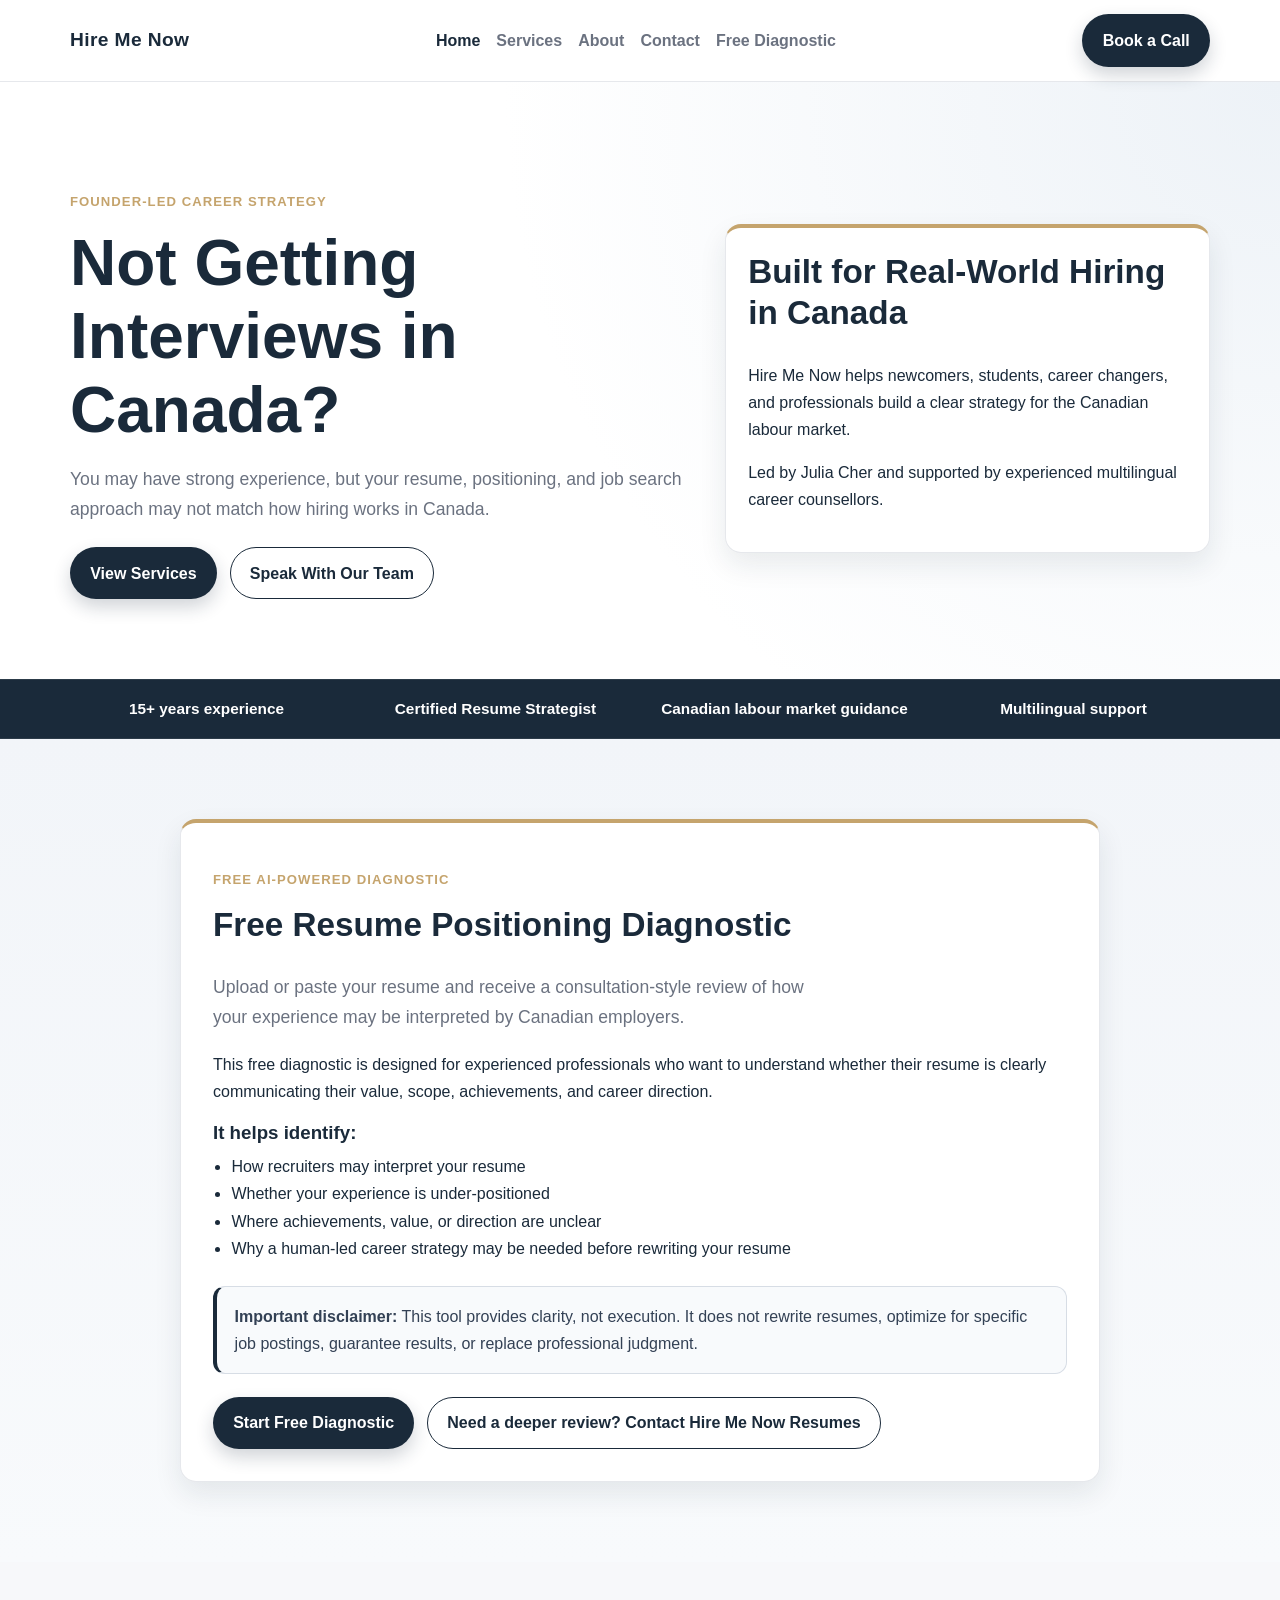
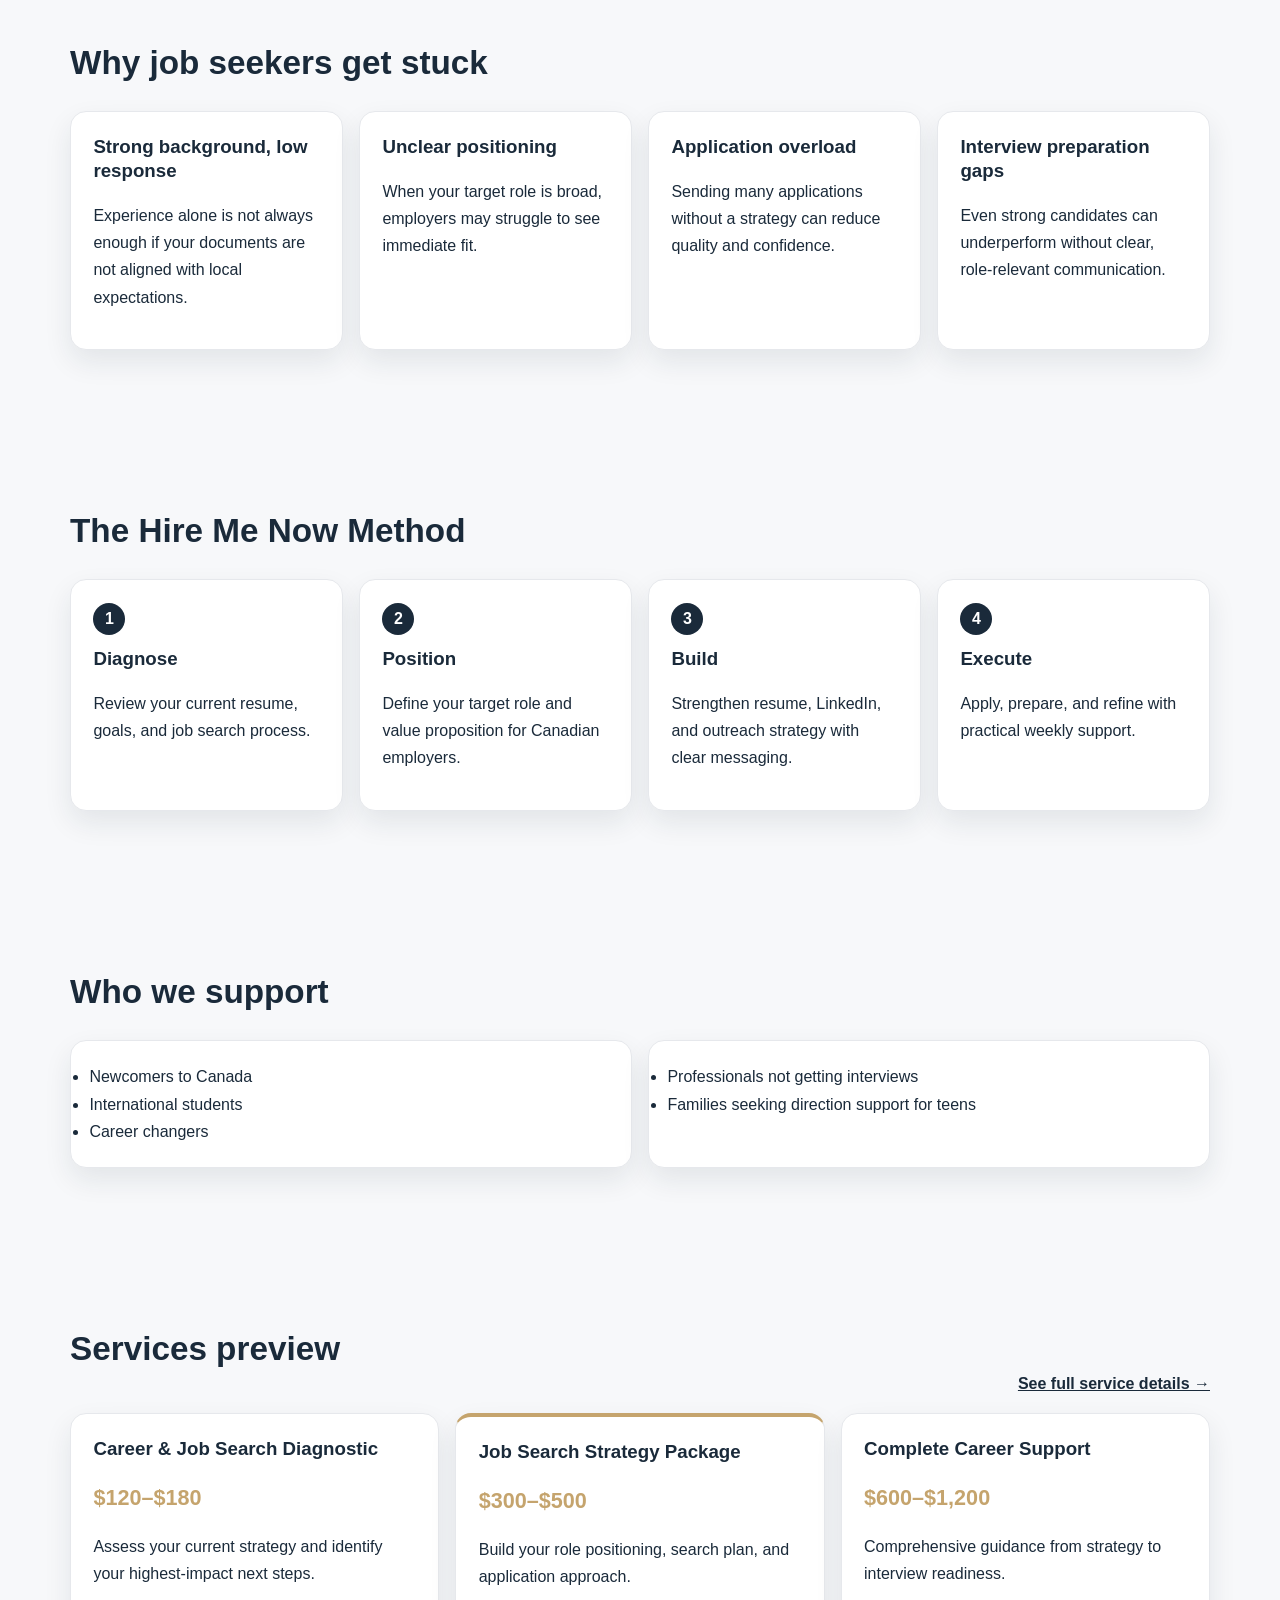
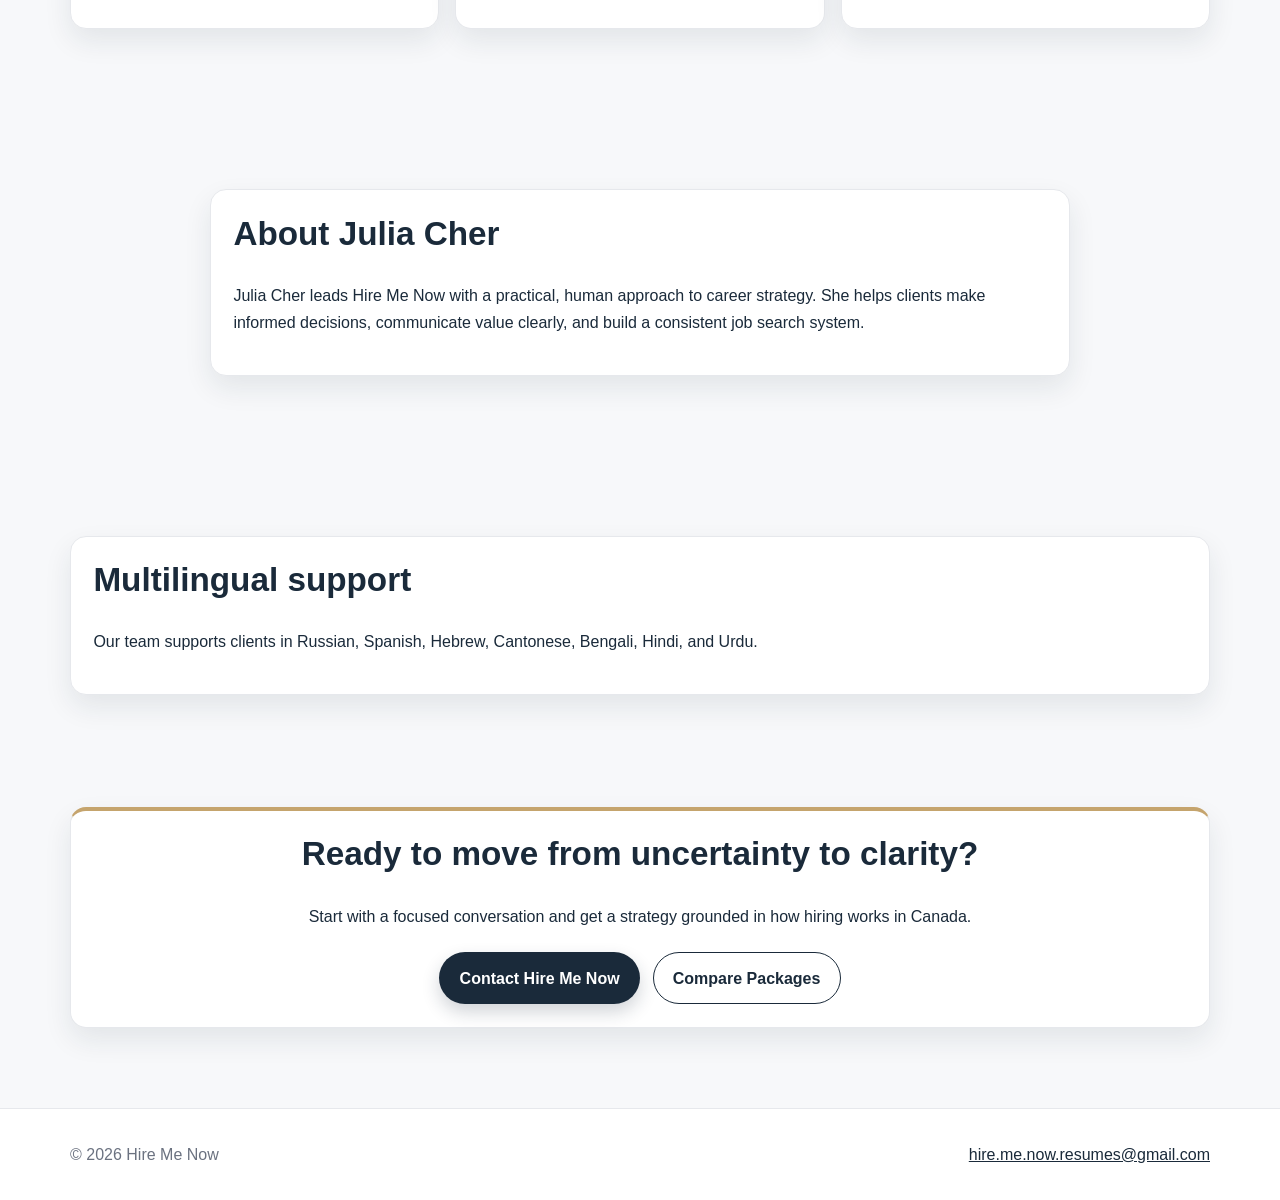
<file: index.html>
<!doctype html>
<html lang="en">
<head>
  <meta charset="utf-8" />
  <meta name="viewport" content="width=device-width, initial-scale=1" />
  <meta name="theme-color" content="#1A2A3A" />
  <meta name="description" content="Hire Me Now provides founder-led career strategy and job search support for the Canadian labour market." />
  <title>Hire Me Now | Career Strategy for Canada</title>
  <link rel="stylesheet" href="style.css" />
</head>
<body>
  <header class="site-header">
    <div class="container nav-wrap">
      <a class="brand" href="index.html">Hire Me Now</a>
      <nav aria-label="Primary navigation" class="site-nav">
        <a href="index.html" aria-current="page">Home</a>
        <a href="services.html">Services</a>
        <a href="about.html">About</a>
        <a href="contact.html">Contact</a>
        <a href="#free-diagnostic">Free Diagnostic</a>
      </nav>
      <a class="btn btn-primary nav-cta" href="contact.html">Book a Call</a>
    </div>
  </header>

  <main>
    <section class="hero section">
      <div class="container hero-grid">
        <div class="hero-content">
          <p class="eyebrow">Founder-Led Career Strategy</p>
          <h1>Not Getting Interviews in Canada?</h1>
          <p class="lead">You may have strong experience, but your resume, positioning, and job search approach may not match how hiring works in Canada.</p>
          <div class="actions">
            <a class="btn btn-primary" href="services.html">View Services</a>
            <a class="btn btn-outline" href="contact.html">Speak With Our Team</a>
          </div>
        </div>
        <aside class="hero-panel card">
          <h2>Built for Real-World Hiring in Canada</h2>
          <p>Hire Me Now helps newcomers, students, career changers, and professionals build a clear strategy for the Canadian labour market.</p>
          <p>Led by Julia Cher and supported by experienced multilingual career counsellors.</p>
        </aside>
      </div>
    </section>

    <section class="trust-bar">
      <div class="container trust-grid">
        <p><strong>15+ years experience</strong></p>
        <p><strong>Certified Resume Strategist</strong></p>
        <p><strong>Canadian labour market guidance</strong></p>
        <p><strong>Multilingual support</strong></p>
      </div>
    </section>


    <section id="free-diagnostic" class="section diagnostic-section">
      <div class="container">
        <article class="card diagnostic-card">
          <p class="eyebrow">Free AI-Powered Diagnostic</p>
          <h2>Free Resume Positioning Diagnostic</h2>
          <p class="lead">Upload or paste your resume and receive a consultation-style review of how your experience may be interpreted by Canadian employers.</p>
          <p>This free diagnostic is designed for experienced professionals who want to understand whether their resume is clearly communicating their value, scope, achievements, and career direction.</p>

          <h3>It helps identify:</h3>
          <ul class="list diagnostic-list">
            <li>How recruiters may interpret your resume</li>
            <li>Whether your experience is under-positioned</li>
            <li>Where achievements, value, or direction are unclear</li>
            <li>Why a human-led career strategy may be needed before rewriting your resume</li>
          </ul>

          <aside class="diagnostic-disclaimer" aria-label="Important disclaimer">
            <strong>Important disclaimer:</strong> This tool provides clarity, not execution. It does not rewrite resumes, optimize for specific job postings, guarantee results, or replace professional judgment.
          </aside>

          <div class="actions">
            <a class="btn btn-primary" href="https://chatgpt.com/g/g-69837c187f908191bc90bdf0c90849b5-career-positioning-diagnostic-by-hire-me-now" target="_blank" rel="noopener noreferrer">Start Free Diagnostic</a>
            <a class="btn btn-outline" href="https://www.facebook.com/hire.me.now.resumes/" target="_blank" rel="noopener noreferrer">Need a deeper review? Contact Hire Me Now Resumes</a>
          </div>
        </article>
      </div>
    </section>

    <section class="section bg-light">
      <div class="container">
        <h2>Why job seekers get stuck</h2>
        <div class="grid four">
          <article class="card">
            <h3>Strong background, low response</h3>
            <p>Experience alone is not always enough if your documents are not aligned with local expectations.</p>
          </article>
          <article class="card">
            <h3>Unclear positioning</h3>
            <p>When your target role is broad, employers may struggle to see immediate fit.</p>
          </article>
          <article class="card">
            <h3>Application overload</h3>
            <p>Sending many applications without a strategy can reduce quality and confidence.</p>
          </article>
          <article class="card">
            <h3>Interview preparation gaps</h3>
            <p>Even strong candidates can underperform without clear, role-relevant communication.</p>
          </article>
        </div>
      </div>
    </section>

    <section class="section">
      <div class="container">
        <h2>The Hire Me Now Method</h2>
        <div class="grid four">
          <article class="step card"><span>1</span><h3>Diagnose</h3><p>Review your current resume, goals, and job search process.</p></article>
          <article class="step card"><span>2</span><h3>Position</h3><p>Define your target role and value proposition for Canadian employers.</p></article>
          <article class="step card"><span>3</span><h3>Build</h3><p>Strengthen resume, LinkedIn, and outreach strategy with clear messaging.</p></article>
          <article class="step card"><span>4</span><h3>Execute</h3><p>Apply, prepare, and refine with practical weekly support.</p></article>
        </div>
      </div>
    </section>

    <section class="section bg-light">
      <div class="container">
        <h2>Who we support</h2>
        <div class="grid two">
          <ul class="card list">
            <li>Newcomers to Canada</li>
            <li>International students</li>
            <li>Career changers</li>
          </ul>
          <ul class="card list">
            <li>Professionals not getting interviews</li>
            <li>Families seeking direction support for teens</li>
          </ul>
        </div>
      </div>
    </section>

    <section class="section">
      <div class="container">
        <div class="section-head">
          <h2>Services preview</h2>
          <a class="text-link" href="services.html">See full service details →</a>
        </div>
        <div class="grid three">
          <article class="card price-card">
            <h3>Career &amp; Job Search Diagnostic</h3>
            <p class="price">$120–$180</p>
            <p>Assess your current strategy and identify your highest-impact next steps.</p>
          </article>
          <article class="card price-card featured">
            <h3>Job Search Strategy Package</h3>
            <p class="price">$300–$500</p>
            <p>Build your role positioning, search plan, and application approach.</p>
          </article>
          <article class="card price-card">
            <h3>Complete Career Support</h3>
            <p class="price">$600–$1,200</p>
            <p>Comprehensive guidance from strategy to interview readiness.</p>
          </article>
        </div>
      </div>
    </section>

    <section class="section bg-light">
      <div class="container card feature-block">
        <h2>About Julia Cher</h2>
        <p>Julia Cher leads Hire Me Now with a practical, human approach to career strategy. She helps clients make informed decisions, communicate value clearly, and build a consistent job search system.</p>
      </div>
    </section>

    <section class="section">
      <div class="container card">
        <h2>Multilingual support</h2>
        <p>Our team supports clients in Russian, Spanish, Hebrew, Cantonese, Bengali, Hindi, and Urdu.</p>
      </div>
    </section>

    <section class="section final-cta">
      <div class="container card cta-card">
        <h2>Ready to move from uncertainty to clarity?</h2>
        <p>Start with a focused conversation and get a strategy grounded in how hiring works in Canada.</p>
        <div class="actions center">
          <a class="btn btn-primary" href="contact.html">Contact Hire Me Now</a>
          <a class="btn btn-outline" href="services.html">Compare Packages</a>
        </div>
      </div>
    </section>
  </main>

  <footer class="site-footer">
    <div class="container footer-wrap">
      <p>© 2026 Hire Me Now</p>
      <p><a href="mailto:hire.me.now.resumes@gmail.com">hire.me.now.resumes@gmail.com</a></p>
    </div>
  </footer>
</body>
</html>
</file>
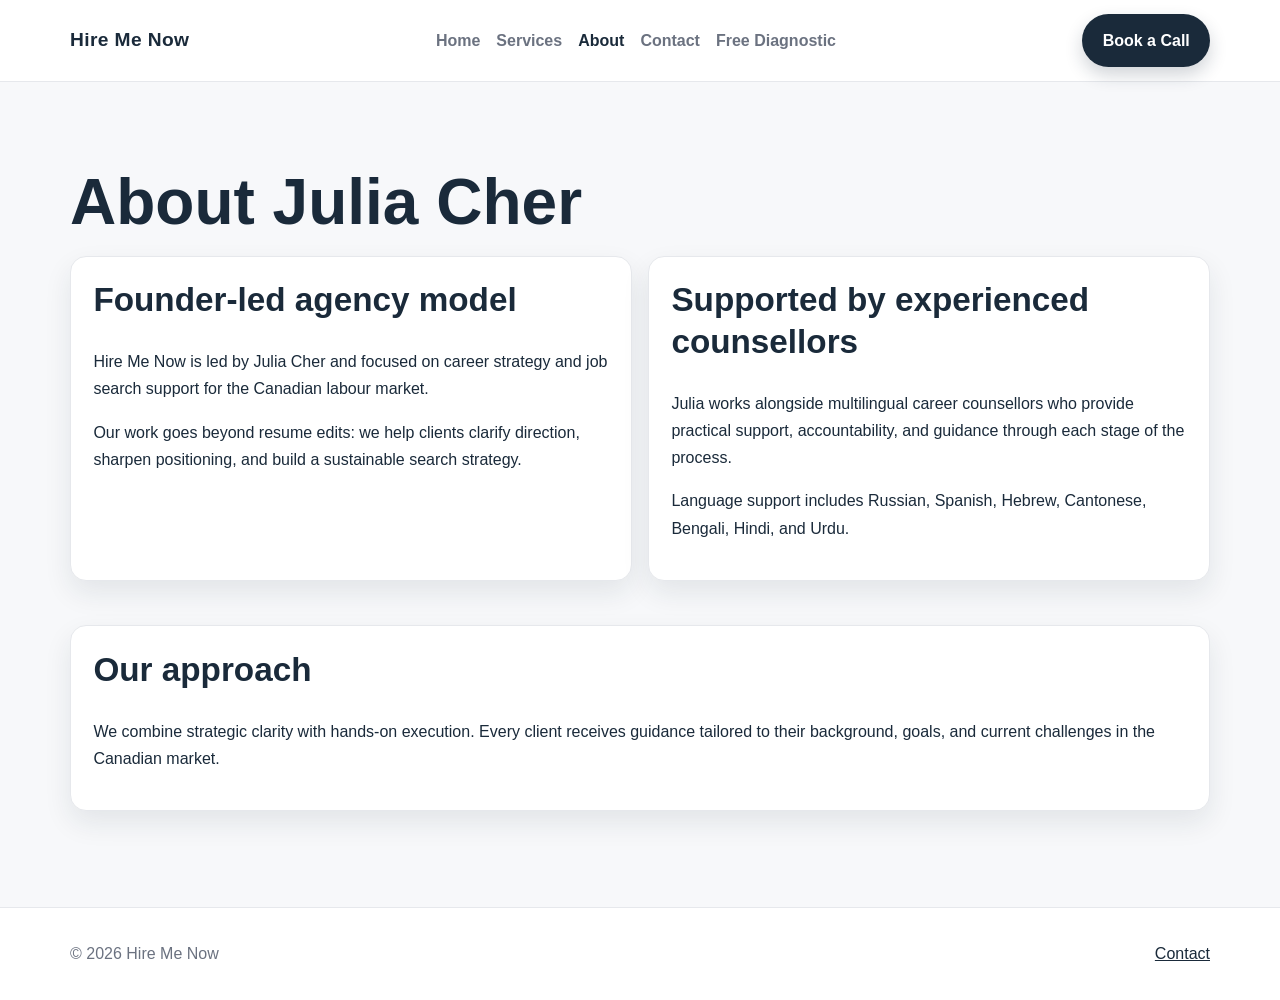
<file: about.html>
<!doctype html>
<html lang="en">
<head>
  <meta charset="utf-8" />
  <meta name="viewport" content="width=device-width, initial-scale=1" />
  <meta name="theme-color" content="#1A2A3A" />
  <meta name="description" content="About Julia Cher and the founder-led agency model at Hire Me Now." />
  <title>About | Hire Me Now</title>
  <link rel="stylesheet" href="style.css" />
</head>
<body>
  <header class="site-header">
    <div class="container nav-wrap">
      <a class="brand" href="index.html">Hire Me Now</a>
      <nav aria-label="Primary navigation" class="site-nav">
        <a href="index.html">Home</a>
        <a href="services.html">Services</a>
        <a href="about.html" aria-current="page">About</a>
        <a href="contact.html">Contact</a>
        <a href="index.html#free-diagnostic">Free Diagnostic</a>
      </nav>
      <a class="btn btn-primary nav-cta" href="contact.html">Book a Call</a>
    </div>
  </header>

  <main class="section">
    <div class="container">
      <h1>About Julia Cher</h1>
      <div class="grid two">
        <article class="card">
          <h2>Founder-led agency model</h2>
          <p>Hire Me Now is led by Julia Cher and focused on career strategy and job search support for the Canadian labour market.</p>
          <p>Our work goes beyond resume edits: we help clients clarify direction, sharpen positioning, and build a sustainable search strategy.</p>
        </article>

        <article class="card">
          <h2>Supported by experienced counsellors</h2>
          <p>Julia works alongside multilingual career counsellors who provide practical support, accountability, and guidance through each stage of the process.</p>
          <p>Language support includes Russian, Spanish, Hebrew, Cantonese, Bengali, Hindi, and Urdu.</p>
        </article>
      </div>

      <section class="section-tight">
        <div class="card">
          <h2>Our approach</h2>
          <p>We combine strategic clarity with hands-on execution. Every client receives guidance tailored to their background, goals, and current challenges in the Canadian market.</p>
        </div>
      </section>
    </div>
  </main>

  <footer class="site-footer">
    <div class="container footer-wrap">
      <p>© 2026 Hire Me Now</p>
      <p><a href="contact.html">Contact</a></p>
    </div>
  </footer>
</body>
</html>
</file>
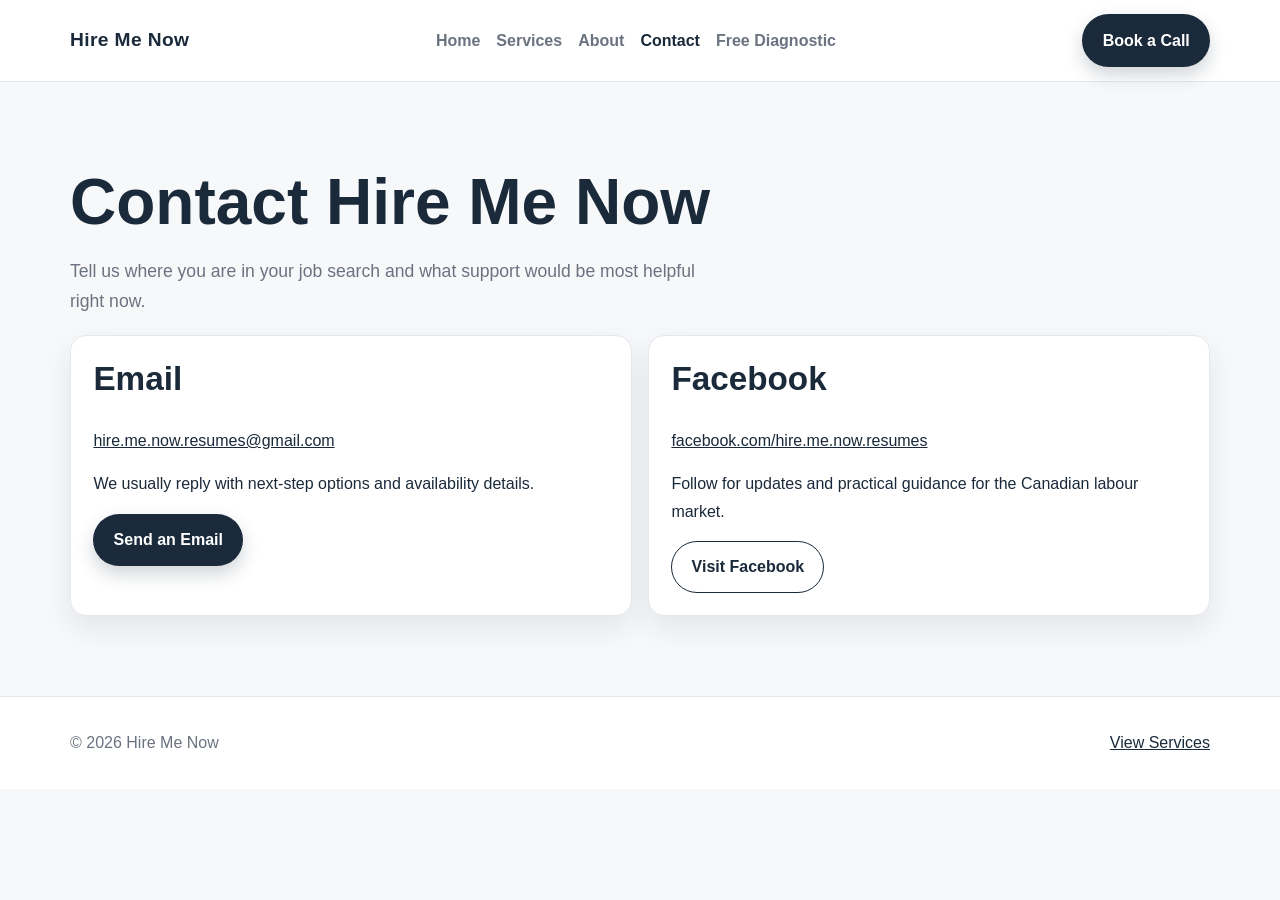
<file: contact.html>
<!doctype html>
<html lang="en">
<head>
  <meta charset="utf-8" />
  <meta name="viewport" content="width=device-width, initial-scale=1" />
  <meta name="theme-color" content="#1A2A3A" />
  <meta name="description" content="Contact Hire Me Now for career strategy and job search support in Canada." />
  <title>Contact | Hire Me Now</title>
  <link rel="stylesheet" href="style.css" />
</head>
<body>
  <header class="site-header">
    <div class="container nav-wrap">
      <a class="brand" href="index.html">Hire Me Now</a>
      <nav aria-label="Primary navigation" class="site-nav">
        <a href="index.html">Home</a>
        <a href="services.html">Services</a>
        <a href="about.html">About</a>
        <a href="contact.html" aria-current="page">Contact</a>
        <a href="index.html#free-diagnostic">Free Diagnostic</a>
      </nav>
      <a class="btn btn-primary nav-cta" href="contact.html">Book a Call</a>
    </div>
  </header>

  <main class="section">
    <div class="container">
      <h1>Contact Hire Me Now</h1>
      <p class="lead">Tell us where you are in your job search and what support would be most helpful right now.</p>

      <div class="grid two">
        <article class="card">
          <h2>Email</h2>
          <p><a href="mailto:hire.me.now.resumes@gmail.com">hire.me.now.resumes@gmail.com</a></p>
          <p>We usually reply with next-step options and availability details.</p>
          <a class="btn btn-primary" href="mailto:hire.me.now.resumes@gmail.com">Send an Email</a>
        </article>

        <article class="card">
          <h2>Facebook</h2>
          <p><a href="https://www.facebook.com/hire.me.now.resumes/" target="_blank" rel="noopener noreferrer">facebook.com/hire.me.now.resumes</a></p>
          <p>Follow for updates and practical guidance for the Canadian labour market.</p>
          <a class="btn btn-outline" href="https://www.facebook.com/hire.me.now.resumes/" target="_blank" rel="noopener noreferrer">Visit Facebook</a>
        </article>
      </div>
    </div>
  </main>

  <footer class="site-footer">
    <div class="container footer-wrap">
      <p>© 2026 Hire Me Now</p>
      <p><a href="services.html">View Services</a></p>
    </div>
  </footer>
</body>
</html>
</file>
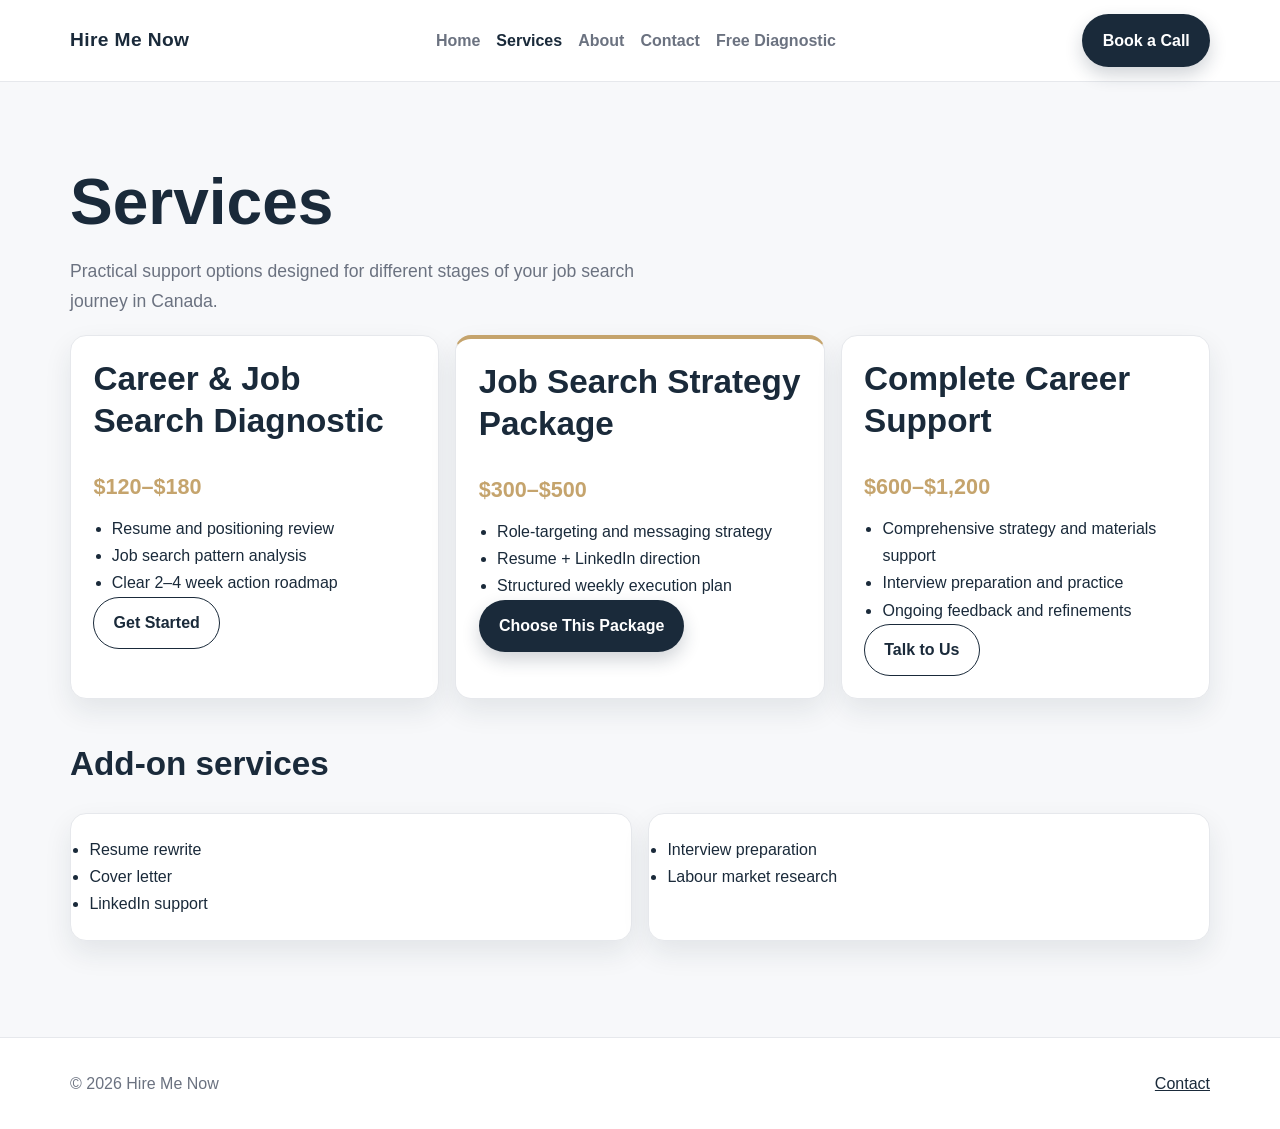
<file: services.html>
<!doctype html>
<html lang="en">
<head>
  <meta charset="utf-8" />
  <meta name="viewport" content="width=device-width, initial-scale=1" />
  <meta name="theme-color" content="#1A2A3A" />
  <meta name="description" content="Service packages from Hire Me Now for career strategy and job search support in Canada." />
  <title>Services | Hire Me Now</title>
  <link rel="stylesheet" href="style.css" />
</head>
<body>
  <header class="site-header">
    <div class="container nav-wrap">
      <a class="brand" href="index.html">Hire Me Now</a>
      <nav aria-label="Primary navigation" class="site-nav">
        <a href="index.html">Home</a>
        <a href="services.html" aria-current="page">Services</a>
        <a href="about.html">About</a>
        <a href="contact.html">Contact</a>
        <a href="index.html#free-diagnostic">Free Diagnostic</a>
      </nav>
      <a class="btn btn-primary nav-cta" href="contact.html">Book a Call</a>
    </div>
  </header>

  <main class="section">
    <div class="container">
      <h1>Services</h1>
      <p class="lead">Practical support options designed for different stages of your job search journey in Canada.</p>

      <div class="grid three">
        <article class="card price-card">
          <h2>Career &amp; Job Search Diagnostic</h2>
          <p class="price">$120–$180</p>
          <ul class="list">
            <li>Resume and positioning review</li>
            <li>Job search pattern analysis</li>
            <li>Clear 2–4 week action roadmap</li>
          </ul>
          <a class="btn btn-outline" href="contact.html">Get Started</a>
        </article>

        <article class="card price-card featured">
          <h2>Job Search Strategy Package</h2>
          <p class="price">$300–$500</p>
          <ul class="list">
            <li>Role-targeting and messaging strategy</li>
            <li>Resume + LinkedIn direction</li>
            <li>Structured weekly execution plan</li>
          </ul>
          <a class="btn btn-primary" href="contact.html">Choose This Package</a>
        </article>

        <article class="card price-card">
          <h2>Complete Career Support</h2>
          <p class="price">$600–$1,200</p>
          <ul class="list">
            <li>Comprehensive strategy and materials support</li>
            <li>Interview preparation and practice</li>
            <li>Ongoing feedback and refinements</li>
          </ul>
          <a class="btn btn-outline" href="contact.html">Talk to Us</a>
        </article>
      </div>

      <section class="section-tight">
        <h2>Add-on services</h2>
        <div class="grid two">
          <ul class="card list">
            <li>Resume rewrite</li>
            <li>Cover letter</li>
            <li>LinkedIn support</li>
          </ul>
          <ul class="card list">
            <li>Interview preparation</li>
            <li>Labour market research</li>
          </ul>
        </div>
      </section>
    </div>
  </main>

  <footer class="site-footer">
    <div class="container footer-wrap">
      <p>© 2026 Hire Me Now</p>
      <p><a href="contact.html">Contact</a></p>
    </div>
  </footer>
</body>
</html>
</file>
<file: style.css>
:root {
  --navy: #1A2A3A;
  --gold: #C5A46D;
  --gray: #6B7280;
  --white: #FFFFFF;
  --bg: #F7F8FA;
  --border: #E6E8EC;
  --shadow: 0 12px 28px rgba(26, 42, 58, 0.09);
  --radius: 16px;
}

* { box-sizing: border-box; }

html, body {
  margin: 0;
  padding: 0;
}

body {
  font-family: Inter, "Segoe UI", Roboto, Arial, sans-serif;
  color: var(--navy);
  background: var(--bg);
  line-height: 1.7;
}

.container {
  width: min(1140px, 92%);
  margin: 0 auto;
}

.section {
  padding: 5rem 0;
}

.section-tight {
  padding: 2.75rem 0 1rem;
}

.bg-light {
  background: var(--bg);
}

.site-header {
  position: sticky;
  top: 0;
  z-index: 100;
  background: rgba(255, 255, 255, 0.95);
  border-bottom: 1px solid var(--border);
  backdrop-filter: blur(4px);
}

.nav-wrap {
  display: flex;
  align-items: center;
  gap: 1rem;
  justify-content: space-between;
  padding: 0.9rem 0;
}

.brand {
  text-decoration: none;
  color: var(--navy);
  font-weight: 800;
  font-size: 1.2rem;
  letter-spacing: 0.02em;
}

.site-nav {
  display: flex;
  flex-wrap: wrap;
  gap: 1rem;
}

.site-nav a {
  text-decoration: none;
  color: var(--gray);
  font-weight: 600;
}

.site-nav a[aria-current="page"],
.site-nav a:hover {
  color: var(--navy);
}

.hero {
  background: radial-gradient(circle at top right, #edf2f7, #ffffff 55%);
  padding-top: 6rem;
}

.hero-grid {
  display: grid;
  gap: 1.5rem;
  grid-template-columns: 1.3fr 1fr;
  align-items: center;
}

.eyebrow {
  color: var(--gold);
  font-weight: 700;
  font-size: 0.82rem;
  letter-spacing: 0.08em;
  text-transform: uppercase;
}

h1 {
  margin: 0.25rem 0 1rem;
  line-height: 1.15;
  font-size: clamp(2.2rem, 5vw, 4rem);
}

h2 {
  font-size: clamp(1.45rem, 2.6vw, 2.2rem);
  line-height: 1.25;
  margin-top: 0;
}

h3 {
  margin-top: 0;
  line-height: 1.3;
}

.lead {
  color: var(--gray);
  font-size: 1.1rem;
  max-width: 64ch;
}

.actions {
  display: flex;
  gap: 0.8rem;
  flex-wrap: wrap;
  margin-top: 1.4rem;
}

.actions.center {
  justify-content: center;
}

.btn {
  display: inline-block;
  text-decoration: none;
  border-radius: 999px;
  padding: 0.72rem 1.2rem;
  font-weight: 700;
  border: 1px solid transparent;
  transition: transform 0.2s ease, box-shadow 0.2s ease;
}

.btn:hover {
  transform: translateY(-1px);
}

.btn-primary {
  background: var(--navy);
  color: var(--white);
  box-shadow: 0 8px 18px rgba(26, 42, 58, 0.2);
}

.btn-outline {
  background: var(--white);
  color: var(--navy);
  border-color: var(--navy);
}

.nav-cta {
  white-space: nowrap;
}

.trust-bar {
  background: var(--navy);
  color: var(--white);
  border-top: 1px solid rgba(255, 255, 255, 0.08);
  border-bottom: 1px solid rgba(255, 255, 255, 0.08);
}

.trust-grid {
  display: grid;
  grid-template-columns: repeat(4, minmax(0, 1fr));
  gap: 1rem;
  padding: 1rem 0;
}

.trust-grid p {
  margin: 0;
  text-align: center;
  font-size: 0.96rem;
}

.grid {
  display: grid;
  gap: 1rem;
}

.grid.two { grid-template-columns: repeat(2, minmax(0, 1fr)); }
.grid.three { grid-template-columns: repeat(3, minmax(0, 1fr)); }
.grid.four { grid-template-columns: repeat(4, minmax(0, 1fr)); }

.card {
  background: var(--white);
  border: 1px solid var(--border);
  border-radius: var(--radius);
  padding: 1.4rem;
  box-shadow: var(--shadow);
}

.hero-panel {
  border-top: 4px solid var(--gold);
}

.step span {
  display: inline-grid;
  place-items: center;
  width: 2rem;
  height: 2rem;
  border-radius: 50%;
  margin-bottom: 0.75rem;
  background: var(--navy);
  color: var(--white);
  font-weight: 800;
}

.list {
  margin: 0;
  padding-left: 1.15rem;
}

.section-head {
  display: flex;
  align-items: end;
  justify-content: space-between;
  gap: 1rem;
  margin-bottom: 1rem;
}

.price {
  color: var(--gold);
  font-size: 1.35rem;
  font-weight: 800;
  margin: 0.25rem 0 0.6rem;
}

.price-card.featured {
  border-top: 4px solid var(--gold);
}

.text-link {
  font-weight: 700;
  color: var(--navy);
}

.feature-block {
  max-width: 860px;
}

.final-cta {
  padding-top: 2rem;
}

.cta-card {
  text-align: center;
  border-top: 4px solid var(--gold);
}

.site-footer {
  border-top: 1px solid var(--border);
  background: #fff;
  padding: 1rem 0;
}

.footer-wrap {
  display: flex;
  justify-content: space-between;
  gap: 1rem;
  align-items: center;
  color: var(--gray);
}

a {
  color: var(--navy);
}

:focus-visible {
  outline: 3px solid var(--gold);
  outline-offset: 2px;
}

@media (max-width: 1080px) {
  .hero-grid,
  .grid.four,
  .grid.three,
  .grid.two,
  .trust-grid {
    grid-template-columns: 1fr;
  }

  .hero {
    padding-top: 4rem;
  }

  .section {
    padding: 3.5rem 0;
  }

  .section-head {
    align-items: flex-start;
    flex-direction: column;
  }
}

@media (max-width: 760px) {
  .nav-wrap,
  .footer-wrap {
    flex-direction: column;
    align-items: flex-start;
  }

  .nav-cta {
    width: 100%;
    text-align: center;
  }
}

.diagnostic-section {
  background: linear-gradient(180deg, #f2f5f9 0%, #f8fafc 100%);
}

.diagnostic-card {
  border-top: 4px solid var(--gold);
  max-width: 920px;
  margin: 0 auto;
  padding: 2rem;
}

.diagnostic-card h3 {
  margin-bottom: 0.5rem;
}

.diagnostic-list {
  margin-bottom: 1.5rem;
}

.diagnostic-disclaimer {
  border: 1px solid #d7dde5;
  background: #f8fafc;
  border-left: 4px solid var(--navy);
  border-radius: 12px;
  padding: 1rem 1.1rem;
  color: #334155;
}

@media (max-width: 760px) {
  .diagnostic-card {
    padding: 1.4rem;
  }
}
</file>
